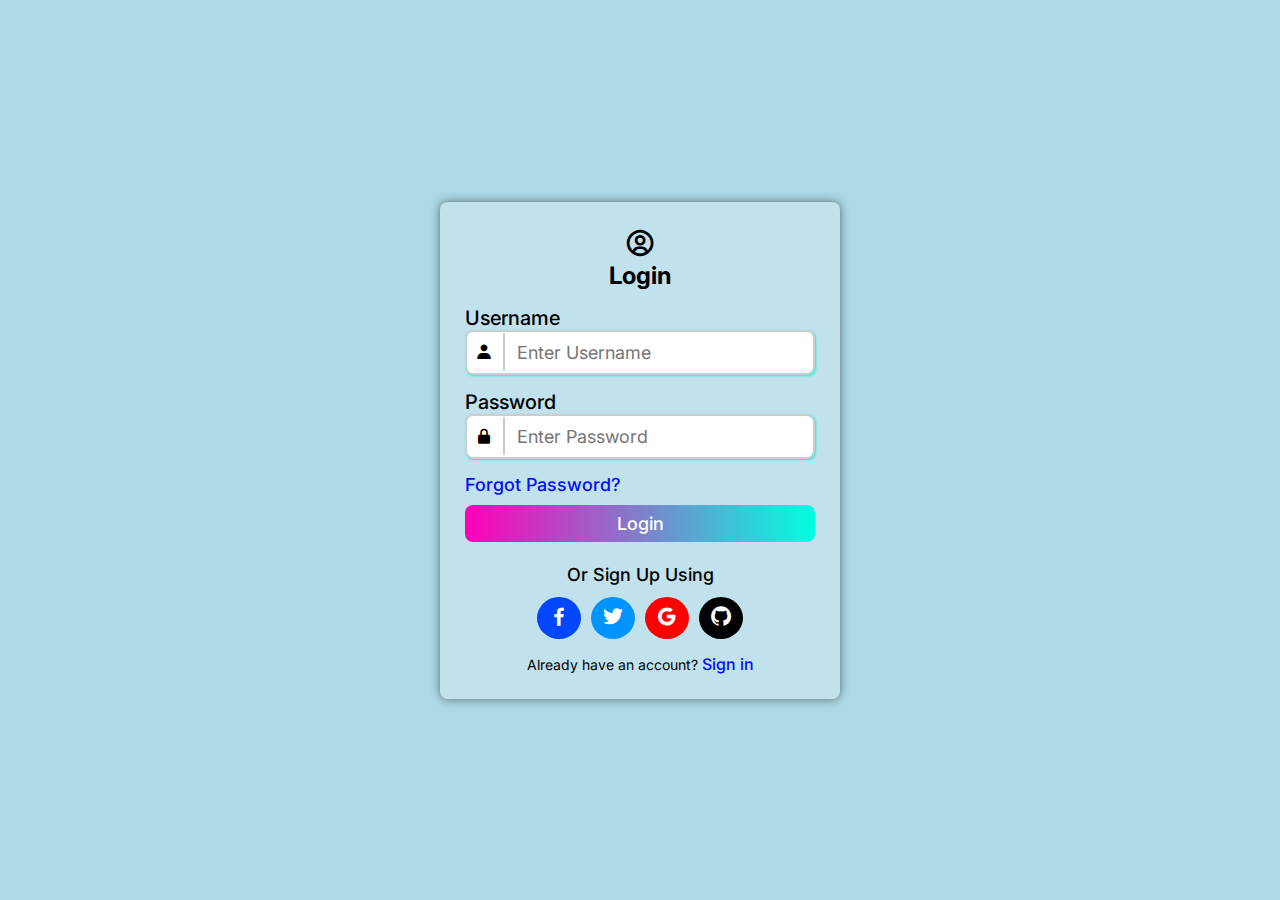
<file: loginregistration/Login Form/index.html>
<!DOCTYPE html>
<html lang="en">
<head>
    <meta charset="UTF-8">
    <meta name="viewport" content="width=device-width, initial-scale=1.0">
    <title>Login Form</title>
    <!-- CSS Link -->
    <link rel="stylesheet" href="style.css">
    <!-- Icon Link -->
    <link href='https://unpkg.com/boxicons@2.1.4/css/boxicons.min.css' rel='stylesheet'>
</head>
<body>
    <div class="login">
        <div class="logo">
            <i class='bx bx-user-circle'></i>
            <h2>Login</h2>
        </div>

        <form action="#">
            <div class="input_box">
                <span>Username</span>
                <div class="icon">
                    <i class='bx bxs-user'></i>
                    <input type="text" placeholder="Enter Username" required>
                </div>
            </div>
            <div class="input_box">
                <span>Password</span>
                <div class="icon">
                    <i class='bx bxs-lock-alt'></i>
                    <input type="password" placeholder="Enter Password" required>
                </div>
            </div>

            <div class="forgot_password">
                <a href="#">Forgot Password?</a>
            </div>

            <button type="submit">Login</button>

            <p class="signup">Or Sign Up Using</p>

            <div class="social_icon">
                <a href="#" id="facebook"><i class='bx bxl-facebook'></i></a>
                <a href="#" id="twitter"><i class='bx bxl-twitter'></i></a>
                <a href="#" id="google"><i class='bx bxl-google'></i></a>
                <a href="#" id="github"><i class='bx bxl-github'></i></a>
            </div>

            <div class="alreadyAccount">
                <p>Already have an account? <a href="#">Sign in</a></p>
            </div>
        </form>
    </div>
</body>
</html>
</file>
<file: loginregistration/Login Form/style.css>
/* Google Fonts Link */
@import url('https://fonts.googleapis.com/css2?family=Inter:wght@100..900&display=swap');

*{
    margin: 0;
    padding: 0;
    box-sizing: border-box;
    font-family: "Inter", sans-serif;
}

body{
    width: 100%;
    height: 100vh;
    display: flex;
    justify-content: center;
    align-items: center;
    background-color: lightblue;
    background-repeat: no-repeat;
    background-size: cover;
    background-position: center;
}

.login{
    width: 400px;
    background: #ffffff3f;
    border-radius: 8px;
    padding: 25px;
    box-shadow: 0 0 10px rgba(0, 0, 0, 0.5);
}

.login .logo{
    text-align: center;
    margin-bottom: 16px;
}

.login .logo i{
    font-size: 32px;
}

.input_box span{
    font-size: 20px;
    font-weight: 500;
}

.input_box .icon{
    margin-bottom: 15px;
    position: relative;
}

.input_box .icon i{
    position: absolute;
    left: 20px;
    top: 50%;
    transform: translate(-50%, -50%);
    border-right: 2px solid #ccc;
    padding: 10px;
    font-size: 18px;
}

.input_box .icon input{
    padding: 10px;
    padding-left: 50px;
    width: 100%;
    border-radius: 8px;
    outline: none;
    border: 2px solid #ccc;
    font-size: 18px;
    box-shadow: 1px 1px 2px #00ffe0;
}

.login .forgot_password a{
    text-decoration: none;
    font-size: 18px;
    font-weight: 500;
    color: #000dff;
}

.login .forgot_password a:hover{
    text-decoration: underline;
}

.login button{
    width: 100%;
    padding: 8px;
    border-radius: 8px;
    outline: none;
    border: none;
    font-size: 18px;
    font-weight: 500;
    margin: 10px 0;
    cursor: pointer;
    background: linear-gradient(to right, #ff00b8, #00ffe0);
    color: #fff;
}

.login button:hover{
    background: linear-gradient(to left, #ff00b8, #00ffe0);
}

.login .signup{
    text-align: center;
    margin: 12px 0;
    font-size: 18px;
    font-weight: 500;
}

.login .social_icon{
    display: flex;
    justify-content: center;
    align-items: center;
    gap: 10px;
}

.login .social_icon a{
    border-radius: 50%;
    padding: 8px 10px;
    transition: all 0.4s ease;
}

.login .social_icon a:hover{
    transform: scale(1.2);
}

.login .social_icon a i{
    font-size: 24px;
    color: #fff;
}

.social_icon #facebook{
    background-color: #0047ff;
}

.social_icon #twitter{
    background-color: #0094ff;
}

.social_icon #google{
    background-color: #ff0000;
}

.social_icon #github{
    background-color: #000;
}

.login .alreadyAccount p{
    font-size: 14px;
    margin-top: 15px;
    text-align: center;
}

.login .alreadyAccount p a{
    text-decoration: none;
    font-size: 16px;
    font-weight: 500;
    color: #000dff;
}

.login .alreadyAccount p a:hover{
    text-decoration: underline;
}

@media screen and (max-width: 425px) {
    .login{
        width: 93%;
    }
}
</file>
